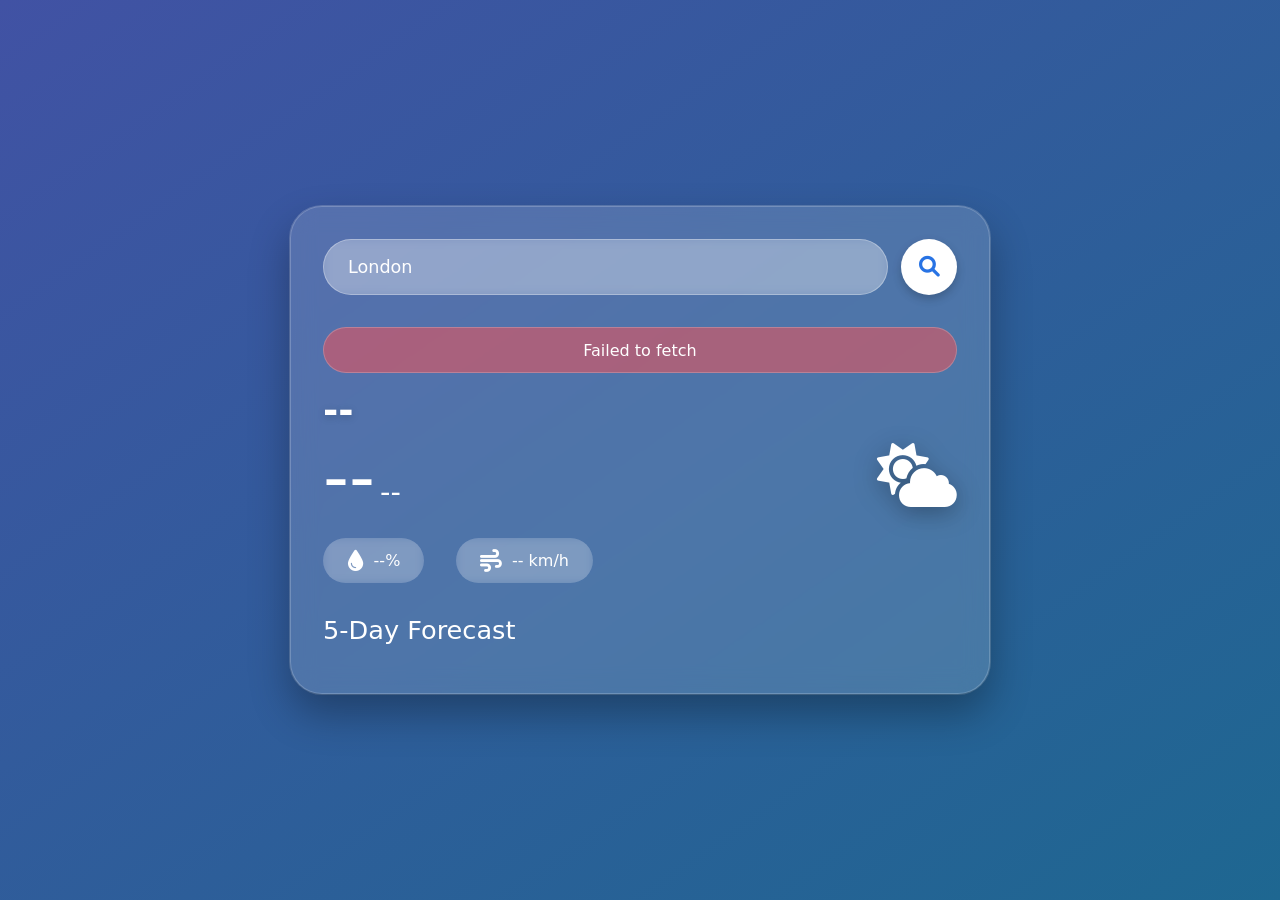
<file: Week3/Week3/Day15/index.html>
<!DOCTYPE html>
<html lang="en">
<head>
    <meta charset="UTF-8">
    <meta name="viewport" content="width=device-width, initial-scale=1.0">
    <title>Weather App | Glassmorphism</title>
    <!-- Font Awesome 6 (free) -->
    <link rel="stylesheet" href="https://cdnjs.cloudflare.com/ajax/libs/font-awesome/6.0.0-beta3/css/all.min.css">
    <!-- Link to external CSS (or embed below) -->
    <link rel="stylesheet" href="style.css">
</head>
<body>
    <div class="weather-card">
        <!-- Search Section -->
        <div class="search">
            <input type="text" id="cityInput" placeholder="Enter city name..." value="London">
            <button id="searchBtn"><i class="fas fa-search"></i></button>
        </div>

        <!-- Error Message -->
        <div id="errorMsg" class="error"></div>

        <!-- Current Weather Display -->
        <div id="currentWeather">
            <div class="city" id="cityDisplay">--</div>
            <div class="weather-main">
                <div>
                    <span class="temp" id="tempDisplay">--</span>
                    <span class="condition" id="conditionDisplay">--</span>
                </div>
                <div class="icon" id="iconDisplay"><i class="fas fa-cloud-sun"></i></div>
            </div>
            <div class="details">
                <div class="detail"><i class="fas fa-droplet"></i> <span id="humidityDisplay">--%</span></div>
                <div class="detail"><i class="fas fa-wind"></i> <span id="windDisplay">-- km/h</span></div>
            </div>
        </div>

        <!-- 5-Day Forecast -->
        <div class="forecast-title">5-Day Forecast</div>
        <div class="forecast-container" id="forecast"></div>
    </div>

    <!-- Link to external JavaScript (or embed below) -->
    <script src="script.js"></script>
</body>
</html>
</file>
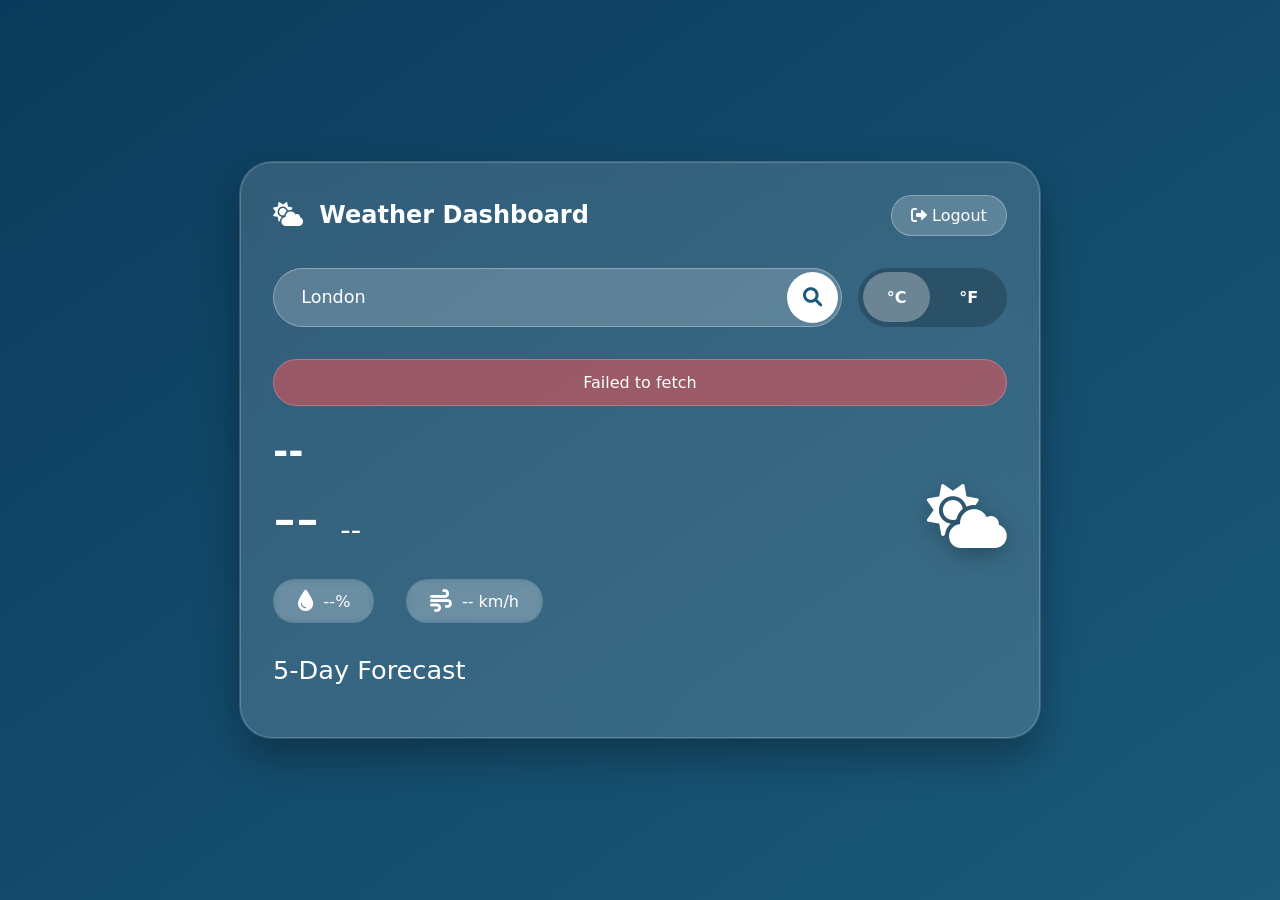
<file: Week3/Week3/Day16/dashboard.html>
<!DOCTYPE html>
<html lang="en">
<head>
    <meta charset="UTF-8">
    <meta name="viewport" content="width=device-width, initial-scale=1.0">
    <title>WeatherApp | Dashboard</title>
    <link rel="stylesheet" href="style.css">
    <link rel="stylesheet" href="https://cdnjs.cloudflare.com/ajax/libs/font-awesome/6.0.0-beta3/css/all.min.css">
</head>
<body id="dashboardBody">
    <!-- Rain animation overlay (hidden by default) -->
    <div id="rainOverlay" class="rain-overlay"></div>

    <div class="glass-card dashboard-card">
        <!-- Header with logout -->
        <div class="dashboard-header">
            <h2><i class="fas fa-cloud-sun"></i> Weather Dashboard</h2>
            <a href="login.html" class="logout-btn"><i class="fas fa-sign-out-alt"></i> Logout</a>
        </div>

        <!-- Search & unit toggle -->
        <div class="search-section">
            <div class="search-box">
                <input type="text" id="cityInput" placeholder="Search city..." value="London">
                <button id="searchBtn"><i class="fas fa-search"></i></button>
            </div>
            <div class="unit-toggle">
                <button id="celsiusBtn" class="unit-btn active">°C</button>
                <button id="fahrenheitBtn" class="unit-btn">°F</button>
            </div>
        </div>

        <!-- Error message -->
        <div id="errorMsg" class="error-msg"></div>

        <!-- Current weather -->
        <div id="currentWeather" class="current-weather">
            <div class="city" id="cityDisplay">--</div>
            <div class="weather-main">
                <div>
                    <span class="temp" id="tempDisplay">--</span>
                    <span class="condition" id="conditionDisplay">--</span>
                </div>
                <div class="icon" id="iconDisplay"><i class="fas fa-cloud-sun"></i></div>
            </div>
            <div class="details">
                <div class="detail"><i class="fas fa-droplet"></i> <span id="humidityDisplay">--%</span></div>
                <div class="detail"><i class="fas fa-wind"></i> <span id="windDisplay">-- km/h</span></div>
            </div>
        </div>

        <!-- 5-day forecast -->
        <h3 class="forecast-title">5‑Day Forecast</h3>
        <div id="forecastContainer" class="forecast-grid"></div>
    </div>

    <script src="script.js"></script>
</body>
</html>
</file>
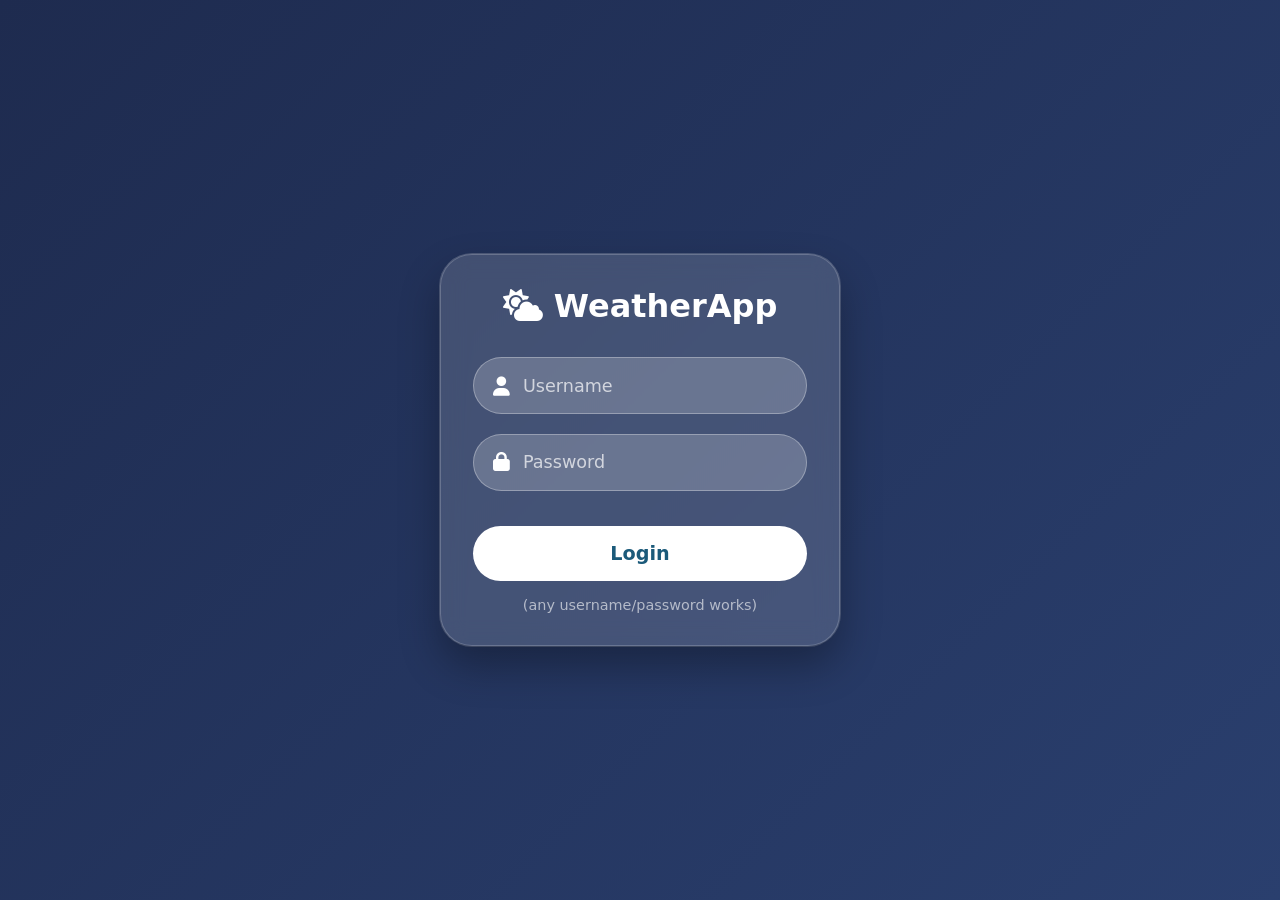
<file: Week3/Week3/Day16/login.html>
<!DOCTYPE html>
<html lang="en">
<head>
    <meta charset="UTF-8">
    <meta name="viewport" content="width=device-width, initial-scale=1.0">
    <title>WeatherApp | Login</title>
    <link rel="stylesheet" href="style.css">
    <!-- Font Awesome -->
    <link rel="stylesheet" href="https://cdnjs.cloudflare.com/ajax/libs/font-awesome/6.0.0-beta3/css/all.min.css">
</head>
<body class="login-body">
    <div class="glass-card login-card">
        <h2><i class="fas fa-cloud-sun"></i> WeatherApp</h2>
        <form id="loginForm">
            <div class="input-group">
                <i class="fas fa-user"></i>
                <input type="text" id="username" placeholder="Username" required>
            </div>
            <div class="input-group">
                <i class="fas fa-lock"></i>
                <input type="password" id="password" placeholder="Password" required>
            </div>
            <button type="submit" class="btn">Login</button>
            <p class="demo-hint">(any username/password works)</p>
        </form>
    </div>

    <script>
        document.getElementById('loginForm').addEventListener('submit', function(e) {
            e.preventDefault();
            // Simple validation: just check if fields are not empty
            const username = document.getElementById('username').value.trim();
            const password = document.getElementById('password').value.trim();
            if (username && password) {
                // Redirect to dashboard (you can store a flag in sessionStorage if needed)
                window.location.href = 'dashboard.html';
            } else {
                alert('Please enter both username and password');
            }
        });
    </script>
</body>
</html>
</file>
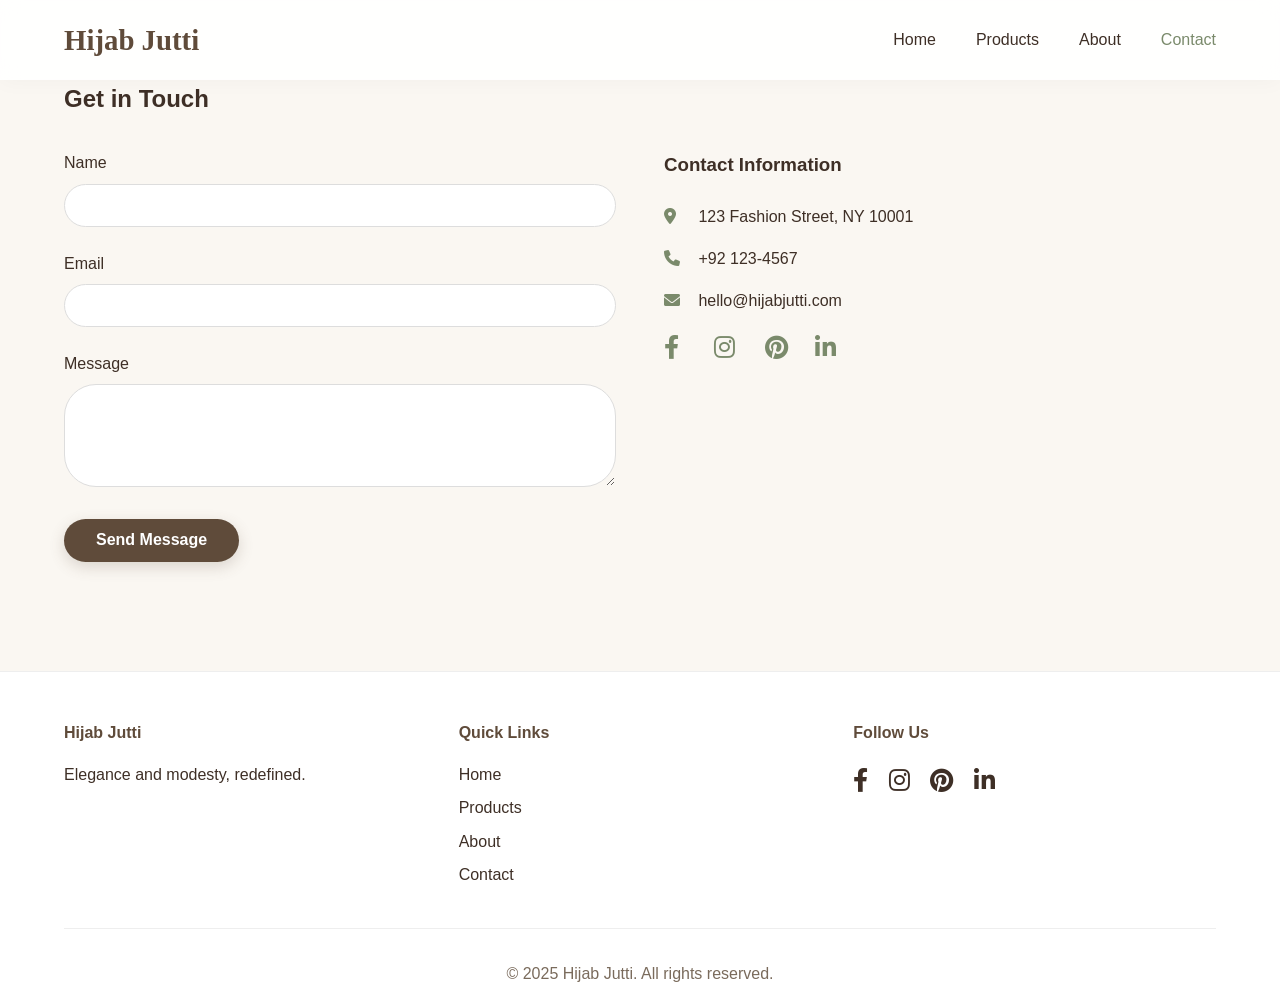
<file: Week3/Week3/Day18/contact.html>
<!DOCTYPE html>
<html lang="en">
<head>
    <meta charset="UTF-8">
    <meta name="viewport" content="width=device-width, initial-scale=1.0">
    <title>Hijab Jutti | Contact</title>
    <link rel="stylesheet" href="style.css">
    <link rel="stylesheet" href="https://cdnjs.cloudflare.com/ajax/libs/font-awesome/6.0.0-beta3/css/all.min.css">
</head>
<body>
    <header class="header">
        <div class="container">
            <div class="logo">Hijab Jutti</div>
            <nav class="navbar">
                <ul class="nav-menu">
                    <li><a href="index.html">Home</a></li>
                    <li><a href="products.html">Products</a></li>
                    <li><a href="about.html">About</a></li>
                    <li><a href="contact.html" class="active">Contact</a></li>
                </ul>
                <div class="hamburger"><i class="fas fa-bars"></i></div>
            </nav>
        </div>
    </header>

    <main>
        <section class="contact-page">
            <div class="container">
                <h1 class="page-title">Get in Touch</h1>
                <div class="contact-grid">
                    <!-- Contact Form -->
                    <div class="contact-form">
                        <form id="contactForm">
                            <div class="form-group">
                                <label for="name">Name</label>
                                <input type="text" id="name" required>
                            </div>
                            <div class="form-group">
                                <label for="email">Email</label>
                                <input type="email" id="email" required>
                            </div>
                            <div class="form-group">
                                <label for="message">Message</label>
                                <textarea id="message" rows="5" required></textarea>
                            </div>
                            <button type="submit" class="btn btn-primary">Send Message</button>
                            <div id="formMessage" class="form-message"></div>
                        </form>
                    </div>

                    <!-- Contact Details -->
                    <div class="contact-details">
                        <h3>Contact Information</h3>
                        <p><i class="fas fa-map-marker-alt"></i> 123 Fashion Street, NY 10001</p>
                        <p><i class="fas fa-phone"></i> +92 123-4567</p>
                        <p><i class="fas fa-envelope"></i> hello@hijabjutti.com</p>
                        <div class="social-icons">
                            <a href="#"><i class="fab fa-facebook-f"></i></a>
                            <a href="#"><i class="fab fa-instagram"></i></a>
                            <a href="#"><i class="fab fa-pinterest"></i></a>
                            <a href="#"><i class="fab fa-linkedin-in"></i></a>
                        </div>

                        <!-- Map Placeholder -->
                        <div class="map-placeholder">
                            <iframe src="https://www.google.com/maps/embed?pb=!1m18!1m12!1m3!1d3024.2219901290355!2d-74.00369368400567!3d40.71312937933077!2m3!1f0!2f0!3f0!3m2!1i1024!2i768!4f13.1!3m3!1m2!1s0x89c25a316c7c4b6b%3A0xb89d1fe6bc499443!2sFashion%20District!5e0!3m2!1sen!2sus!4v1620000000000!5m2!1sen!2sus" width="100%" height="200" style="border:0; border-radius:1rem;" allowfullscreen="" loading="lazy"></iframe>
                        </div>
                    </div>
                </div>
            </div>
        </section>
    </main>

    <footer class="footer">
        <div class="container">
            <div class="footer-content">
                <div class="footer-section">
                    <h4>Hijab Jutti</h4>
                    <p>Elegance and modesty, redefined.</p>
                </div>
                <div class="footer-section">
                    <h4>Quick Links</h4>
                    <ul>
                        <li><a href="index.html">Home</a></li>
                        <li><a href="products.html">Products</a></li>
                        <li><a href="about.html">About</a></li>
                        <li><a href="contact.html">Contact</a></li>
                    </ul>
                </div>
                <div class="footer-section">
                    <h4>Follow Us</h4>
                    <div class="social-icons">
                        <a href="#"><i class="fab fa-facebook-f"></i></a>
                        <a href="#"><i class="fab fa-instagram"></i></a>
                        <a href="#"><i class="fab fa-pinterest"></i></a>
                        <a href="#"><i class="fab fa-linkedin-in"></i></a>
                    </div>
                </div>
            </div>
            <div class="footer-bottom">
                <p>&copy; 2025 Hijab Jutti. All rights reserved.</p>
            </div>
        </div>
    </footer>

    <script src="script.js"></script>
</body>
</html>
</file>
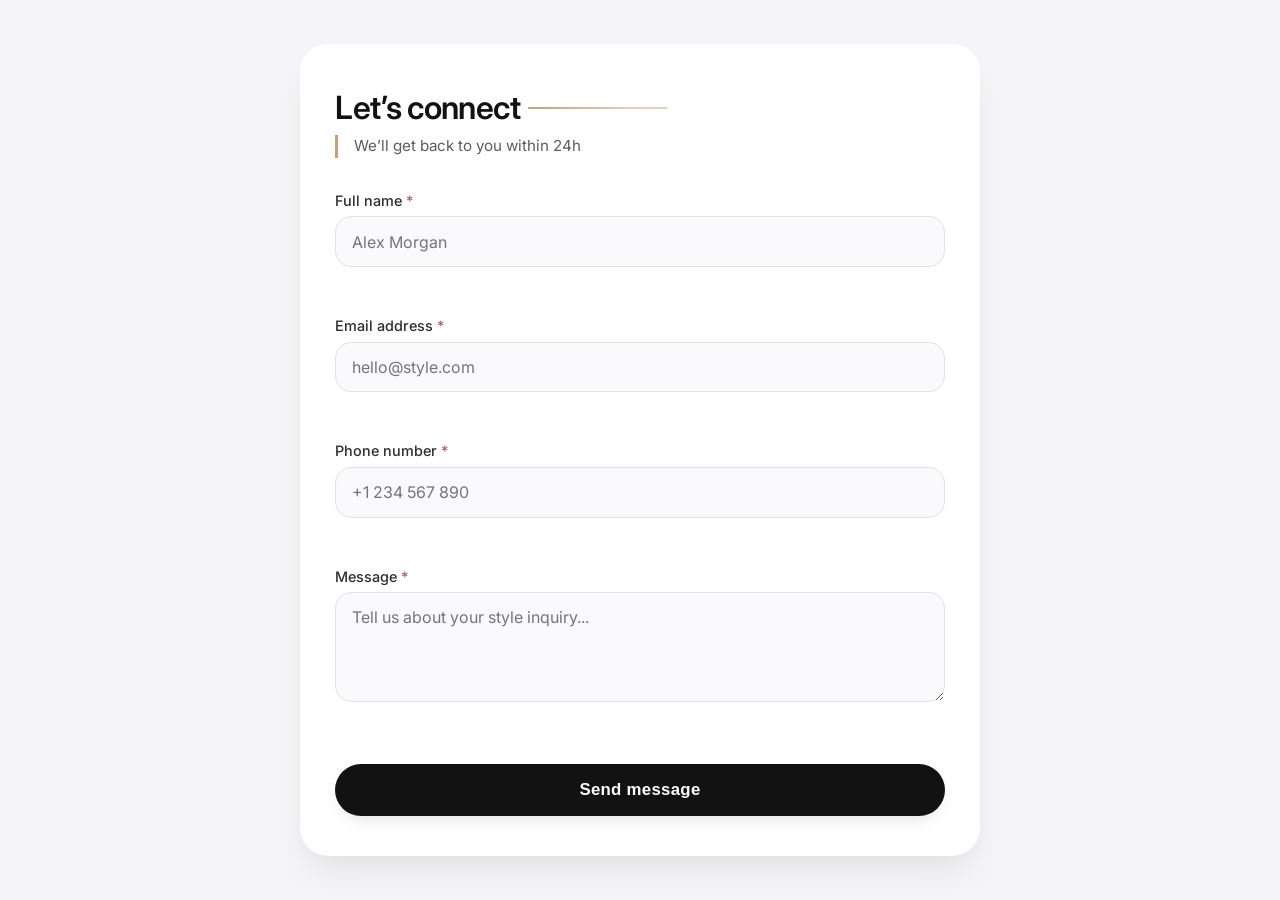
<file: Week3/Week3/Day19/home.html>
<!DOCTYPE html>
<html lang="en">
<head>
  <meta charset="UTF-8">
  <meta name="viewport" content="width=device-width, initial-scale=1.0">
  <title>Fashion E‑commerce • Contact</title>
  <!-- Modern, clean font – Inter -->
  <link rel="preconnect" href="https://fonts.googleapis.com">
  <link rel="preconnect" href="https://fonts.gstatic.com" crossorigin>
  <link href="https://fonts.googleapis.com/css2?family=Inter:opsz,wght@14..32,400;14..32,500;14..32,600&display=swap" rel="stylesheet">
  <style>
    * {
      margin: 0;
      padding: 0;
      box-sizing: border-box;
    }

    body {
      background: #f5f5f7;  /* soft, light neutral – subtle elegance */
      font-family: 'Inter', system-ui, -apple-system, sans-serif;
      line-height: 1.5;
      min-height: 100vh;
      display: flex;
      align-items: center;
      justify-content: center;
      padding: 1.5rem;
    }

    .contact-card {
      max-width: 680px;
      width: 100%;
      background: #ffffff;
      border-radius: 28px;
      box-shadow: 0 20px 35px -8px rgba(0, 0, 0, 0.08), 0 8px 18px -6px rgba(0, 0, 0, 0.02);
      padding: 2.5rem 2.2rem;
      transition: all 0.2s ease;
    }

    /* fashion touch: subtle accent line */
    .contact-card h2 {
      font-size: 2rem;
      font-weight: 600;
      letter-spacing: -0.02em;
      margin-bottom: 0.2rem;
      color: #121212;
      display: flex;
      align-items: center;
      gap: 0.5rem;
    }

    .contact-card h2::after {
      content: '';
      flex: 1;
      height: 2px;
      background: linear-gradient(90deg, #c7a17a 0%, #e3d2c0 80%);
      border-radius: 2px;
      max-width: 140px;
    }

    .subhead {
      font-size: 0.95rem;
      color: #5c5c5c;
      margin-bottom: 2rem;
      border-left: 3px solid #c7a17a;
      padding-left: 1rem;
    }

    .form-group {
      margin-bottom: 1.4rem;
    }

    label {
      display: block;
      font-size: 0.9rem;
      font-weight: 500;
      color: #2e2e2e;
      margin-bottom: 0.3rem;
    }

    label::after {
      content: ' *';
      color: #b15c5c;
      font-weight: 500;
    }

    /* all inputs share same style */
    input, textarea {
      width: 100%;
      padding: 0.9rem 1rem;
      font-size: 1rem;
      font-family: 'Inter', sans-serif;
      background-color: #fafafc;
      border: 1.5px solid #e2e2e6;
      border-radius: 16px;
      transition: border 0.2s, box-shadow 0.2s;
      outline: none;
    }

    input:focus, textarea:focus {
      border-color: #c7a17a;
      box-shadow: 0 0 0 4px rgba(199, 161, 122, 0.12);
      background-color: #ffffff;
    }

    textarea {
      resize: vertical;
      min-height: 110px;
    }

    /* error message styling – reserve space to avoid layout shift */
    .error {
      font-size: 0.8rem;
      font-weight: 500;
      color: #cf3e3e;
      min-height: 1.6rem;
      padding: 0.25rem 0 0 0.5rem;
      margin: 0;
      line-height: 1.3;
      transition: 0.1s;
    }

    /* success message – hidden by default */
    .success-message {
      background: #eef7ec;
      border: 1px solid #b8d9b2;
      color: #1e6f2c;
      padding: 1rem 1.2rem;
      border-radius: 20px;
      font-weight: 500;
      margin-top: 1.8rem;
      display: none;
      align-items: center;
      gap: 0.6rem;
      font-size: 0.95rem;
    }

    .success-message::before {
      content: "✓";
      display: inline-block;
      background: #1e6f2c;
      color: white;
      width: 1.4rem;
      height: 1.4rem;
      border-radius: 50%;
      text-align: center;
      line-height: 1.4rem;
      font-weight: 600;
      font-size: 0.9rem;
    }

    .submit-btn {
      background: #121212;
      color: white;
      font-weight: 600;
      font-size: 1.05rem;
      padding: 1rem 1.8rem;
      border: none;
      border-radius: 40px;
      width: 100%;
      cursor: pointer;
      transition: background 0.2s, transform 0.1s;
      letter-spacing: 0.3px;
      margin-top: 0.5rem;
      box-shadow: 0 8px 20px -10px rgba(0,0,0,0.2);
    }

    .submit-btn:hover {
      background: #2d2d2d;
    }

    .submit-btn:active {
      transform: scale(0.99);
    }

    /* remove default number spinners – phone field */
    input[type="tel"]::-webkit-outer-spin-button,
    input[type="tel"]::-webkit-inner-spin-button {
      -webkit-appearance: none;
      margin: 0;
    }
    input[type="tel"] {
      -moz-appearance: textfield;
    }

    /* responsive adjustments */
    @media (max-width: 480px) {
      .contact-card {
        padding: 1.8rem 1.4rem;
      }
      .contact-card h2 {
        font-size: 1.7rem;
      }
      .contact-card h2::after {
        max-width: 80px;
      }
      input, textarea {
        padding: 0.8rem 0.9rem;
      }
    }
  </style>
</head>
<body>
  <div class="contact-card">
    <h2>Let’s connect</h2>
    <div class="subhead">We’ll get back to you within 24h</div>

    <form id="contactForm" novalidate>
      <!-- NAME -->
      <div class="form-group">
        <label for="name">Full name</label>
        <input type="text" id="name" name="name" placeholder="Alex Morgan" autocomplete="off">
        <div class="error" id="nameError"></div>
      </div>

      <!-- EMAIL -->
      <div class="form-group">
        <label for="email">Email address</label>
        <input type="email" id="email" name="email" placeholder="hello@style.com" autocomplete="off">
        <div class="error" id="emailError"></div>
      </div>

      <!-- PHONE (required) -->
      <div class="form-group">
        <label for="phone">Phone number</label>
        <input type="tel" id="phone" name="phone" placeholder="+1 234 567 890" autocomplete="off">
        <div class="error" id="phoneError"></div>
      </div>

      <!-- MESSAGE -->
      <div class="form-group">
        <label for="message">Message</label>
        <textarea id="message" name="message" placeholder="Tell us about your style inquiry..."></textarea>
        <div class="error" id="messageError"></div>
      </div>

      <button type="submit" class="submit-btn">Send message</button>

      <!-- success message (hidden initially) -->
      <div class="success-message" id="successMessage">
        Your message has been sent successfully. Our team will reply shortly.
      </div>
    </form>
  </div>

  <script>
    (function() {
      // ----- get DOM elements -----
      const form = document.getElementById('contactForm');
      const nameInput = document.getElementById('name');
      const emailInput = document.getElementById('email');
      const phoneInput = document.getElementById('phone');
      const messageInput = document.getElementById('message');

      const nameError = document.getElementById('nameError');
      const emailError = document.getElementById('emailError');
      const phoneError = document.getElementById('phoneError');
      const messageError = document.getElementById('messageError');
      const successDiv = document.getElementById('successMessage');

      // helper to hide success and clear a specific error
      function clearFieldError(errorElement) {
        errorElement.textContent = '';
      }

      // ----- real-time error clearing while typing (UX polish) -----
      nameInput.addEventListener('input', () => clearFieldError(nameError));
      emailInput.addEventListener('input', () => clearFieldError(emailError));
      phoneInput.addEventListener('input', () => clearFieldError(phoneError));
      messageInput.addEventListener('input', () => clearFieldError(messageError));

      // also clear errors on focus (optional but friendly)
      [nameInput, emailInput, phoneInput, messageInput].forEach(input => {
        input.addEventListener('focus', () => {
          // clear the corresponding error
          if (input === nameInput) clearFieldError(nameError);
          if (input === emailInput) clearFieldError(emailError);
          if (input === phoneInput) clearFieldError(phoneError);
          if (input === messageInput) clearFieldError(messageError);
          // hide success when user starts editing again
          successDiv.style.display = 'none';
        });
      });

      // ----- email validation regex (standard) -----
      function isValidEmail(email) {
        const emailPattern = /^[^\s@]+@[^\s@]+\.[^\s@]+$/;  // basic but solid
        return emailPattern.test(email);
      }

      // ----- form submit handler -----
      form.addEventListener('submit', (e) => {
        e.preventDefault();   // no actual post

        // 1. hide any previous success message
        successDiv.style.display = 'none';

        // 2. trim all values
        const name = nameInput.value.trim();
        const email = emailInput.value.trim();
        const phone = phoneInput.value.trim();
        const message = messageInput.value.trim();

        // 3. reset all error messages
        nameError.textContent = '';
        emailError.textContent = '';
        phoneError.textContent = '';
        messageError.textContent = '';

        // 4. validation flag
        let isValid = true;

        // ---- Name validation ----
        if (name === '') {
          nameError.textContent = 'Please enter your full name.';
          isValid = false;
        }

        // ---- Email validation ----
        if (email === '') {
          emailError.textContent = 'Email address is required.';
          isValid = false;
        } else if (!isValidEmail(email)) {
          emailError.textContent = 'Enter a valid email address (e.g., name@domain.com).';
          isValid = false;
        }

        // ---- Phone validation ----
        if (phone === '') {
          phoneError.textContent = 'Phone number is required.';
          isValid = false;
        }
        // (optional: we could add a basic phone pattern, but spec only requires "required")

        // ---- Message validation ----
        if (message === '') {
          messageError.textContent = 'Please write your message.';
          isValid = false;
        }

        // 5. if everything is valid → show success, clear form, hide errors
        if (isValid) {
          // display success message
          successDiv.style.display = 'flex';   // using flex for layout

          // (optional) reset form fields after success
          form.reset();

          // also clear any residual error messages (safe)
          nameError.textContent = '';
          emailError.textContent = '';
          phoneError.textContent = '';
          messageError.textContent = '';

          // optional: scroll success into view lightly
          successDiv.scrollIntoView({ behavior: 'smooth', block: 'nearest' });
        } else {
          // if invalid, ensure success stays hidden
          successDiv.style.display = 'none';
        }
      });

      // extra touch: if user clicks success, it can stay; we hide on new input (already done above)
    })();
  </script>
</body>
</html>
</file>
<file: Week3/Week3/Day15/style.css>
/* ===== RESET & BASE ===== */
* {
    margin: 0;
    padding: 0;
    box-sizing: border-box;
    font-family: 'Segoe UI', Roboto, system-ui, sans-serif;
}

body {
    min-height: 100vh;
    background: linear-gradient(145deg, #4152a4, #1e6791);
    display: flex;
    align-items: center;
    justify-content: center;
    padding: 1.5rem;
    transition: background 0.5s;
}

/* ===== MAIN GLASS CARD ===== */
.weather-card {
    width: 100%;
    max-width: 700px;
    background: rgba(255, 255, 255, 0.15);
    backdrop-filter: blur(12px);
    -webkit-backdrop-filter: blur(12px);
    border-radius: 2rem;
    padding: 2rem;
    box-shadow: 0 20px 40px rgba(0, 0, 0, 0.3), 0 0 0 1px rgba(255, 255, 255, 0.2);
    border: 1px solid rgba(255, 255, 255, 0.2);
    transition: all 0.3s;
}

/* ===== SEARCH SECTION ===== */
.search {
    display: flex;
    gap: 0.8rem;
    margin-bottom: 2rem;
    flex-wrap: wrap;
}

.search input {
    flex: 1;
    padding: 1rem 1.5rem;
    border: none;
    border-radius: 3rem;
    background: rgba(255, 255, 255, 0.25);
    backdrop-filter: blur(5px);
    color: white;
    font-size: 1.1rem;
    outline: none;
    border: 1px solid rgba(255, 255, 255, 0.3);
}

.search input::placeholder {
    color: rgba(255, 255, 255, 0.7);
}

.search button {
    width: 3.5rem;
    height: 3.5rem;
    border-radius: 50%;
    border: none;
    background: white;
    color: #2873e4;
    font-size: 1.3rem;
    cursor: pointer;
    transition: 0.2s;
    box-shadow: 0 4px 10px rgba(0, 0, 0, 0.2);
}

.search button:hover {
    transform: scale(1.07);
    background: #f0f0f0;
}

/* ===== CURRENT WEATHER ===== */
.city {
    font-size: 2.3rem;
    font-weight: 600;
    color: white;
    text-shadow: 0 2px 8px rgba(0, 0, 0, 0.2);
    margin-bottom: 0.5rem;
}

.weather-main {
    display: flex;
    align-items: center;
    justify-content: space-between;
    flex-wrap: wrap;
    gap: 1rem;
}

.temp {
    font-size: 4.5rem;
    font-weight: 300;
    color: white;
    line-height: 1;
}

.condition {
    font-size: 1.8rem;
    color: white;
    text-transform: capitalize;
}

.icon {
    font-size: 4rem;
    color: white;
    filter: drop-shadow(0 6px 12px rgba(0, 0, 0, 0.3));
}

.details {
    display: flex;
    gap: 2rem;
    margin-top: 1.5rem;
    color: white;
    flex-wrap: wrap;
}

.detail {
    display: flex;
    align-items: center;
    gap: 0.6rem;
    background: rgba(255, 255, 255, 0.15);
    padding: 0.7rem 1.5rem;
    border-radius: 2rem;
    backdrop-filter: blur(4px);
}

.detail i {
    font-size: 1.4rem;
}

/* ===== 5-DAY FORECAST ===== */
.forecast-title {
    font-size: 1.6rem;
    color: white;
    margin: 2rem 0 1rem;
    font-weight: 400;
}

.forecast-container {
    display: flex;
    gap: 1rem;
    flex-wrap: wrap;
    justify-content: center;
}

.forecast-item {
    flex: 1 1 110px;
    background: rgba(255, 255, 255, 0.1);
    backdrop-filter: blur(6px);
    border-radius: 1.5rem;
    padding: 1rem;
    text-align: center;
    color: white;
    border: 1px solid rgba(255, 255, 255, 0.2);
    transition: 0.2s;
}

.forecast-item:hover {
    transform: translateY(-5px);
    background: rgba(255, 255, 255, 0.2);
}

.forecast-day {
    font-weight: 600;
    margin-bottom: 0.4rem;
}

.forecast-icon {
    font-size: 2rem;
    margin: 0.3rem 0;
}

.forecast-temp {
    font-size: 1.3rem;
    font-weight: 500;
}

/* ===== ERROR MESSAGE ===== */
.error {
    background: rgba(255, 80, 80, 0.5);
    color: white;
    padding: 0.8rem 1.5rem;
    border-radius: 3rem;
    margin-bottom: 1rem;
    border: 1px solid rgba(255, 255, 255, 0.2);
    text-align: center;
    display: none;
}

/* ===== RESPONSIVE ===== */
@media (max-width: 500px) {
    .weather-card {
        padding: 1.5rem;
    }
    .temp {
        font-size: 3.5rem;
    }
    .city {
        font-size: 1.8rem;
    }
    .condition {
        font-size: 1.4rem;
    }
}
</file>
<file: Week3/Week3/Day16/style.css>
/* ===== RESET & BASE ===== */
* {
    margin: 0;
    padding: 0;
    box-sizing: border-box;
    font-family: 'Segoe UI', Roboto, system-ui, sans-serif;
}

body {
    min-height: 100vh;
    display: flex;
    align-items: center;
    justify-content: center;
    padding: 1.5rem;
    background: linear-gradient(145deg, #0b3b5c, #1b5a7a);
    transition: background 0.5s;
}

/* ===== GLASS CARD (shared) ===== */
.glass-card {
    width: 100%;
    max-width: 800px;
    background: rgba(255, 255, 255, 0.15);
    backdrop-filter: blur(12px);
    -webkit-backdrop-filter: blur(12px);
    border-radius: 2rem;
    padding: 2rem;
    box-shadow: 0 20px 40px rgba(0, 0, 0, 0.3), 0 0 0 1px rgba(255, 255, 255, 0.2);
    border: 1px solid rgba(255, 255, 255, 0.2);
    transition: all 0.3s;
}

/* ===== LOGIN PAGE ===== */
.login-body {
    background: linear-gradient(135deg, #1e2b4f, #2a3f6e);
}
.login-card {
    max-width: 400px;
    text-align: center;
}
.login-card h2 {
    color: white;
    margin-bottom: 2rem;
    font-size: 2rem;
}
.input-group {
    display: flex;
    align-items: center;
    background: rgba(255,255,255,0.2);
    border-radius: 3rem;
    margin-bottom: 1.2rem;
    padding: 0.5rem 1.2rem;
    border: 1px solid rgba(255,255,255,0.3);
}
.input-group i {
    color: white;
    font-size: 1.2rem;
    margin-right: 0.8rem;
}
.input-group input {
    flex: 1;
    background: transparent;
    border: none;
    outline: none;
    color: white;
    font-size: 1.1rem;
    padding: 0.6rem 0;
}
.input-group input::placeholder {
    color: rgba(255,255,255,0.7);
}
.btn {
    width: 100%;
    padding: 1rem;
    border: none;
    border-radius: 3rem;
    background: white;
    color: #1b5a7a;
    font-size: 1.2rem;
    font-weight: 600;
    cursor: pointer;
    transition: 0.2s;
    margin-top: 1rem;
}
.btn:hover {
    transform: scale(1.02);
    background: #f0f0f0;
}
.demo-hint {
    color: rgba(255,255,255,0.6);
    margin-top: 1rem;
    font-size: 0.9rem;
}

/* ===== DASHBOARD ===== */
.dashboard-header {
    display: flex;
    justify-content: space-between;
    align-items: center;
    margin-bottom: 2rem;
    color: white;
}
.dashboard-header h2 i {
    margin-right: 0.5rem;
}
.logout-btn {
    background: rgba(255,255,255,0.2);
    color: white;
    padding: 0.6rem 1.2rem;
    border-radius: 2rem;
    text-decoration: none;
    border: 1px solid rgba(255,255,255,0.3);
    transition: 0.2s;
}
.logout-btn:hover {
    background: rgba(255,255,255,0.3);
}

/* search section */
.search-section {
    display: flex;
    gap: 1rem;
    margin-bottom: 2rem;
    flex-wrap: wrap;
}
.search-box {
    flex: 1;
    display: flex;
    background: rgba(255,255,255,0.2);
    border-radius: 3rem;
    padding: 0.2rem;
    border: 1px solid rgba(255,255,255,0.3);
}
.search-box input {
    flex: 1;
    background: transparent;
    border: none;
    outline: none;
    color: white;
    font-size: 1.1rem;
    padding: 0.8rem 1.5rem;
}
.search-box input::placeholder {
    color: rgba(255,255,255,0.7);
}
.search-box button {
    width: 3.2rem;
    height: 3.2rem;
    border: none;
    border-radius: 50%;
    background: white;
    color: #1b5a7a;
    font-size: 1.2rem;
    cursor: pointer;
    transition: 0.2s;
}
.search-box button:hover {
    transform: scale(1.07);
}
.unit-toggle {
    display: flex;
    gap: 0.3rem;
    background: rgba(0,0,0,0.2);
    padding: 0.3rem;
    border-radius: 3rem;
}
.unit-btn {
    padding: 0.7rem 1.5rem;
    border: none;
    border-radius: 3rem;
    background: transparent;
    color: white;
    font-size: 1rem;
    font-weight: 600;
    cursor: pointer;
    transition: 0.2s;
}
.unit-btn.active {
    background: rgba(255,255,255,0.3);
}
.unit-btn:hover {
    background: rgba(255,255,255,0.2);
}

/* current weather */
.current-weather {
    color: white;
    margin-bottom: 2rem;
}
.city {
    font-size: 2.3rem;
    font-weight: 600;
    margin-bottom: 0.5rem;
}
.weather-main {
    display: flex;
    justify-content: space-between;
    align-items: center;
    flex-wrap: wrap;
    gap: 1rem;
}
.temp {
    font-size: 4rem;
    font-weight: 300;
    line-height: 1;
}
.condition {
    font-size: 1.8rem;
    text-transform: capitalize;
    margin-left: 1rem;
}
.icon {
    font-size: 4rem;
    filter: drop-shadow(0 6px 12px rgba(0,0,0,0.3));
}
.details {
    display: flex;
    gap: 2rem;
    margin-top: 1.5rem;
    flex-wrap: wrap;
}
.detail {
    display: flex;
    align-items: center;
    gap: 0.6rem;
    background: rgba(255,255,255,0.15);
    padding: 0.7rem 1.5rem;
    border-radius: 2rem;
    backdrop-filter: blur(4px);
}
.detail i {
    font-size: 1.4rem;
}

/* forecast */
.forecast-title {
    color: white;
    font-size: 1.6rem;
    font-weight: 400;
    margin-bottom: 1.2rem;
}
.forecast-grid {
    display: flex;
    gap: 1rem;
    flex-wrap: wrap;
    justify-content: center;
}
.forecast-item {
    flex: 1 1 110px;
    background: rgba(255,255,255,0.1);
    backdrop-filter: blur(6px);
    border-radius: 1.5rem;
    padding: 1rem;
    text-align: center;
    color: white;
    border: 1px solid rgba(255,255,255,0.2);
    transition: 0.2s;
}
.forecast-item:hover {
    transform: translateY(-5px);
    background: rgba(255,255,255,0.2);
}
.forecast-day {
    font-weight: 600;
    margin-bottom: 0.4rem;
}
.forecast-icon {
    font-size: 2rem;
    margin: 0.3rem 0;
}
.forecast-temp {
    font-size: 1.3rem;
    font-weight: 500;
}

/* error */
.error-msg {
    background: rgba(255,80,80,0.5);
    color: white;
    padding: 0.8rem 1.5rem;
    border-radius: 3rem;
    margin-bottom: 1.5rem;
    border: 1px solid rgba(255,255,255,0.2);
    text-align: center;
    display: none;
}

/* rain overlay */
.rain-overlay {
    position: fixed;
    top: 0;
    left: 0;
    width: 100%;
    height: 100%;
    pointer-events: none;
    z-index: 1;
    overflow: hidden;
    display: none;
}
.rain-drop {
    position: absolute;
    bottom: 100%;
    width: 2px;
    height: 60px;
    background: rgba(255, 255, 255, 0.5);
    animation: fall linear infinite;
}
@keyframes fall {
    to { transform: translateY(100vh); }
}

/* dynamic backgrounds (set by JS) */
body.sunny {
    background: linear-gradient(145deg, #ffd166, #f9a826);
}
body.cloudy {
    background: linear-gradient(160deg, #bdc3c7, #8395a7);
}
body.rainy {
    background: linear-gradient(135deg, #1e3c72, #2a5298);
}
body.night {
    background: linear-gradient(135deg, #0b0f1f, #1a1f3a);
}

/* responsive */
@media (max-width: 550px) {
    .glass-card { padding: 1.5rem; }
    .temp { font-size: 3.5rem; }
    .city { font-size: 1.8rem; }
    .condition { font-size: 1.4rem; }
    .search-section { flex-direction: column; }
}
</file>
<file: Week3/Week3/Day18/style.css>
/* ===== RESET & VARIABLES ===== */
* {
    margin: 0;
    padding: 0;
    box-sizing: border-box;
}

:root {
    --cream: #faf7f2;
    --beige: #f0e5d8;
    --olive: #7a8a6b;
    --brown: #5f4b3a;
    --dark-brown: #3e2f26;
    --white: #ffffff;
    --shadow: 0 10px 30px rgba(0,0,0,0.05);
    --transition: all 0.3s ease;
}

body {
    font-family: 'Inter', sans-serif;
    color: var(--dark-brown);
    background: var(--cream);
    line-height: 1.6;
}

.container {
    max-width: 1200px;
    margin: 0 auto;
    padding: 0 1.5rem;
}

/* ===== HEADER & NAVIGATION ===== */
.header {
    background: var(--white);
    box-shadow: 0 2px 20px rgba(0,0,0,0.03);
    position: sticky;
    top: 0;
    z-index: 100;
    backdrop-filter: blur(10px);
    background: rgba(255,255,255,0.9);
}

.header .container {
    display: flex;
    justify-content: space-between;
    align-items: center;
    height: 80px;
}

.logo {
    font-family: 'Playfair Display', serif;
    font-size: 1.8rem;
    font-weight: 700;
    color: var(--brown);
}

.navbar ul {
    display: flex;
    list-style: none;
    gap: 2.5rem;
}

.navbar a {
    text-decoration: none;
    color: var(--dark-brown);
    font-weight: 500;
    transition: var(--transition);
}

.navbar a:hover,
.navbar a.active {
    color: var(--olive);
}

.hamburger {
    display: none;
    font-size: 1.8rem;
    cursor: pointer;
}

/* ===== BUTTONS ===== */
.btn {
    display: inline-block;
    padding: 0.8rem 2rem;
    border-radius: 3rem;
    text-decoration: none;
    font-weight: 600;
    transition: var(--transition);
    border: none;
    cursor: pointer;
    font-size: 1rem;
}

.btn-primary {
    background: var(--brown);
    color: var(--white);
    box-shadow: 0 5px 15px rgba(95,75,58,0.2);
}

.btn-primary:hover {
    background: var(--dark-brown);
    transform: translateY(-2px);
    box-shadow: 0 10px 25px rgba(95,75,58,0.3);
}

.btn-outline {
    background: transparent;
    border: 1px solid var(--brown);
    color: var(--brown);
}

.btn-outline:hover {
    background: var(--brown);
    color: var(--white);
}

.btn-secondary {
    background: transparent;
    border: 1px solid var(--brown);
    color: var(--brown);
}

/* ===== HERO SECTION ===== */
.hero {
    padding: 4rem 0;
}

.hero-grid {
    display: grid;
    grid-template-columns: 1fr 1fr;
    gap: 3rem;
    align-items: center;
}

.hero-content h1 {
    font-family: 'Playfair Display', serif;
    font-size: 3rem;
    line-height: 1.2;
    color: var(--dark-brown);
    margin: 1rem 0;
}

.subhead {
    color: var(--olive);
    text-transform: uppercase;
    letter-spacing: 2px;
    font-size: 0.9rem;
}

.hero-image img {
    width: 100%;
    border-radius: 2rem;
    box-shadow: var(--shadow);
}

/* ===== PRODUCT GRID ===== */
.product-grid {
    display: grid;
    grid-template-columns: repeat(4, 1fr);
    gap: 2rem;
    margin: 2rem 0;
}

.product-card {
    background: var(--white);
    border-radius: 1.5rem;
    padding: 1rem;
    text-align: center;
    box-shadow: var(--shadow);
    transition: var(--transition);
    border: 1px solid rgba(0,0,0,0.02);
}

.product-card:hover {
    transform: translateY(-5px);
    box-shadow: 0 15px 40px rgba(0,0,0,0.08);
}

.product-card img {
    width: 100%;
    border-radius: 1rem;
    transition: var(--transition);
}

.product-card:hover img {
    transform: scale(1.03);
}

.product-card h3 {
    margin: 1rem 0 0.5rem;
    color: var(--dark-brown);
}

.price {
    font-weight: 700;
    color: var(--brown);
    margin-bottom: 0.5rem;
}

.rating {
    color: #f5b342;
    margin: 0.5rem 0;
}

/* ===== SECTION TITLES ===== */
.section-title {
    font-family: 'Playfair Display', serif;
    font-size: 2.2rem;
    color: var(--dark-brown);
    text-align: center;
    margin: 3rem 0 2rem;
}

/* ===== TESTIMONIALS ===== */
.testimonial-grid {
    display: grid;
    grid-template-columns: repeat(3, 1fr);
    gap: 2rem;
}

.testimonial-card {
    background: var(--white);
    padding: 2rem;
    border-radius: 2rem;
    box-shadow: var(--shadow);
    border: 1px solid rgba(0,0,0,0.02);
}

.testimonial-card p {
    font-style: italic;
    margin-bottom: 1rem;
}

/* ===== FOOTER ===== */
.footer {
    background: var(--white);
    padding: 3rem 0 1rem;
    margin-top: 4rem;
    border-top: 1px solid #eee;
}

.footer-content {
    display: grid;
    grid-template-columns: repeat(3, 1fr);
    gap: 2rem;
    margin-bottom: 2rem;
}

.footer-section h4 {
    color: var(--brown);
    margin-bottom: 1rem;
}

.footer-section ul {
    list-style: none;
}

.footer-section ul li {
    margin-bottom: 0.5rem;
}

.footer-section a {
    color: var(--dark-brown);
    text-decoration: none;
    transition: var(--transition);
}

.footer-section a:hover {
    color: var(--olive);
}

.social-icons a {
    font-size: 1.5rem;
    margin-right: 1rem;
}

.footer-bottom {
    text-align: center;
    padding-top: 2rem;
    border-top: 1px solid #eee;
    color: #7a6b5c;
}

/* ===== PRODUCT DETAILS PAGE ===== */
.product-detail-page {
    padding: 3rem 0;
}

.detail-wrapper {
    display: grid;
    grid-template-columns: 1fr 1fr;
    gap: 3rem;
    margin-bottom: 4rem;
}

.gallery .main-image {
    border-radius: 2rem;
    overflow: hidden;
    margin-bottom: 1rem;
}

.main-image img {
    width: 100%;
}

.thumbnail-list {
    display: flex;
    gap: 0.5rem;
}

.thumbnail {
    width: 80px;
    height: 80px;
    object-fit: cover;
    border-radius: 1rem;
    cursor: pointer;
    opacity: 0.6;
    transition: var(--transition);
    border: 2px solid transparent;
}

.thumbnail.active,
.thumbnail:hover {
    opacity: 1;
    border-color: var(--brown);
}

.product-info h1 {
    font-family: 'Playfair Display', serif;
    font-size: 2.5rem;
    margin-bottom: 1rem;
}

.price {
    font-size: 2rem;
    margin: 1rem 0;
}

.price small {
    font-size: 1.2rem;
    color: #9b8b7a;
    text-decoration: line-through;
    margin-left: 1rem;
}

.stock {
    color: green;
    font-weight: 500;
    margin-bottom: 1rem;
}

.option-group {
    margin: 1.5rem 0;
}

.option-group label {
    display: block;
    font-weight: 600;
    margin-bottom: 0.5rem;
}

.color-options {
    display: flex;
    gap: 1rem;
}

.color-circle {
    width: 35px;
    height: 35px;
    border-radius: 50%;
    cursor: pointer;
    border: 2px solid transparent;
    transition: var(--transition);
}

.color-circle.beige { background: #f0d5b0; }
.color-circle.black { background: #2e2a27; }
.color-circle.navy { background: #3a4e6b; }
.color-circle.mauve { background: #c7a89b; }

.color-circle.active {
    border-color: var(--dark-brown);
    transform: scale(1.1);
}

.size-options {
    display: flex;
    gap: 0.5rem;
}

.size-btn {
    padding: 0.5rem 1.5rem;
    border: 1px solid #ddd;
    background: white;
    border-radius: 2rem;
    cursor: pointer;
    transition: var(--transition);
}

.size-btn.active,
.size-btn:hover {
    background: var(--brown);
    color: white;
    border-color: var(--brown);
}

.quantity-selector {
    display: flex;
    align-items: center;
    border: 1px solid #ddd;
    border-radius: 3rem;
    width: fit-content;
}

.qty-btn {
    background: none;
    border: none;
    padding: 0.5rem 1.2rem;
    font-size: 1.2rem;
    cursor: pointer;
}

#quantity {
    width: 50px;
    text-align: center;
    border: none;
    font-size: 1rem;
    font-weight: 600;
}

.action-buttons {
    display: flex;
    gap: 1rem;
    margin: 2rem 0;
}

.description {
    border-top: 1px solid #eee;
    padding-top: 2rem;
}

.related {
    margin-top: 3rem;
}

/* ===== ABOUT PAGE ===== */
.about-grid {
    display: grid;
    grid-template-columns: 1fr 1fr;
    gap: 3rem;
    align-items: center;
    margin-bottom: 4rem;
}

.about-image img {
    width: 100%;
    border-radius: 2rem;
}

.mission-vision {
    display: grid;
    grid-template-columns: 1fr 1fr;
    gap: 3rem;
    margin: 4rem 0;
    text-align: center;
}

.mission, .vision {
    background: var(--white);
    padding: 2rem;
    border-radius: 2rem;
    box-shadow: var(--shadow);
}

.team-grid {
    display: grid;
    grid-template-columns: repeat(3, 1fr);
    gap: 2rem;
    margin-top: 2rem;
}

.founder-section {
    text-align: center;
}

.founder-section img {
    width: 120px;
    height: 120px;
    border-radius: 50%;
    object-fit: cover;
    margin-bottom: 1rem;
}

/* ===== CONTACT PAGE ===== */
.contact-grid {
    display: grid;
    grid-template-columns: 1fr 1fr;
    gap: 3rem;
    margin-top: 2rem;
}

.form-group {
    margin-bottom: 1.5rem;
}

.form-group label {
    display: block;
    margin-bottom: 0.5rem;
    font-weight: 500;
}

.form-group input,
.form-group textarea {
    width: 100%;
    padding: 0.8rem 1.2rem;
    border: 1px solid #ddd;
    border-radius: 2rem;
    font-family: inherit;
    transition: var(--transition);
}

.form-group input:focus,
.form-group textarea:focus {
    outline: none;
    border-color: var(--olive);
}

.contact-details h3 {
    margin-bottom: 1.5rem;
}

.contact-details p {
    margin-bottom: 1rem;
}

.contact-details i {
    width: 30px;
    color: var(--olive);
}

.map-placeholder {
    margin-top: 2rem;
}

.form-message {
    margin-top: 1rem;
    color: green;
}

/* ===== RESPONSIVE ===== */
@media (max-width: 1024px) {
    .product-grid {
        grid-template-columns: repeat(3, 1fr);
    }
}

@media (max-width: 900px) {
    .hero-grid,
    .detail-wrapper,
    .about-grid,
    .contact-grid {
        grid-template-columns: 1fr;
    }

    .product-grid {
        grid-template-columns: repeat(2, 1fr);
    }

    .testimonial-grid {
        grid-template-columns: 1fr;
    }
}

@media (max-width: 768px) {
    .navbar ul {
        display: none;
    }
    .hamburger {
        display: block;
    }
    .navbar.active ul {
        display: flex;
        flex-direction: column;
        position: absolute;
        top: 80px;
        left: 0;
        width: 100%;
        background: var(--white);
        padding: 2rem;
        box-shadow: 0 10px 30px rgba(0,0,0,0.1);
    }
    .footer-content {
        grid-template-columns: 1fr;
        text-align: center;
    }
    .mission-vision,
    .team-grid {
        grid-template-columns: 1fr;
    }
}

@media (max-width: 500px) {
    .product-grid {
        grid-template-columns: 1fr;
    }
}
</file>
